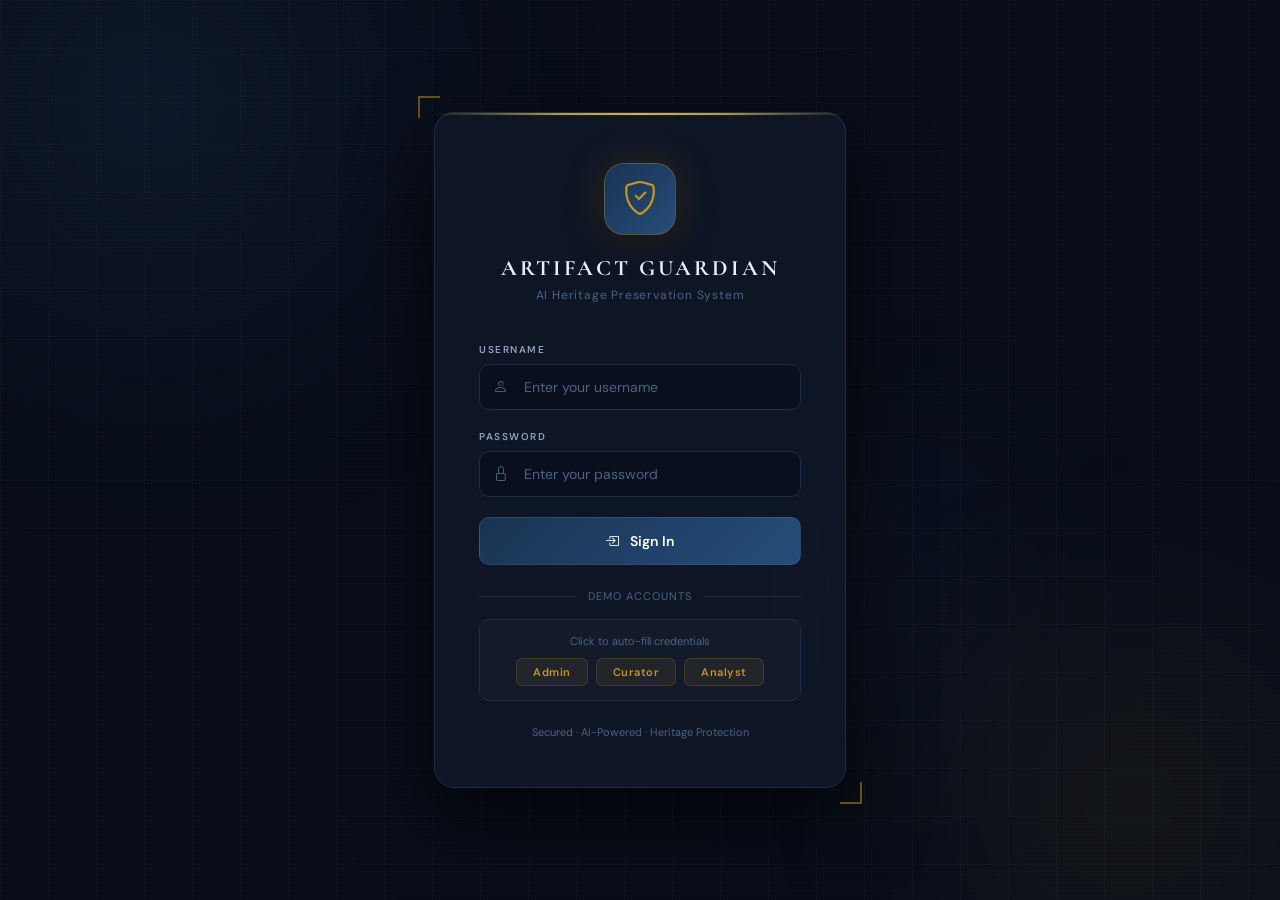
<file: frontend/templates/login.html>
<!DOCTYPE html>
<html lang="en">
<head>
<meta charset="UTF-8"/>
<meta name="viewport" content="width=device-width,initial-scale=1.0"/>
<title>Artifact Guardian — Login</title>
<link href="https://fonts.googleapis.com/css2?family=Cormorant+Garamond:wght@400;500;600;700&family=DM+Sans:opsz,wght@9..40,300;9..40,400;9..40,500;9..40,600&display=swap" rel="stylesheet"/>
<link href="https://cdn.jsdelivr.net/npm/bootstrap-icons@1.11.3/font/bootstrap-icons.min.css" rel="stylesheet"/>
<style>
*{box-sizing:border-box;margin:0;padding:0}

:root{
  --bg:#090e1a;
  --card:#101828;
  --border:#1c2e44;
  --border-l:#253d58;
  --text:#eaf0f8;
  --text2:#8fa3be;
  --muted:#4a6480;
  --accent:#c9951a;
  --accent-l:#e8af2a;
  --primary:#1a3352;
  --primary-l:#254d7a;
  --red:#e03535;
}

body{
  background:var(--bg);color:var(--text);
  font-family:'DM Sans',sans-serif;
  min-height:100vh;
  display:flex;align-items:center;justify-content:center;
  overflow:hidden;position:relative;
}

/* Background layers */
.bg-layer{position:fixed;inset:0;pointer-events:none;z-index:0}

/* Grid texture */
.bg-grid{
  position:fixed;inset:0;
  background-image:
    linear-gradient(rgba(255,255,255,.025) 1px, transparent 1px),
    linear-gradient(90deg, rgba(255,255,255,.025) 1px, transparent 1px);
  background-size:48px 48px;
  pointer-events:none;z-index:0;
}

/* Glowing orbs */
.orb{position:fixed;border-radius:50%;filter:blur(100px);pointer-events:none}
.orb-1{width:600px;height:600px;
  background:radial-gradient(circle,rgba(26,51,82,.45),transparent 70%);
  top:-200px;left:-150px;z-index:0}
.orb-2{width:500px;height:500px;
  background:radial-gradient(circle,rgba(201,149,26,.1),transparent 70%);
  bottom:-150px;right:-100px;z-index:0}
.orb-3{width:300px;height:300px;
  background:radial-gradient(circle,rgba(37,77,122,.2),transparent 70%);
  top:50%;right:20%;z-index:0}

/* Floating particles */
@keyframes rise{
  0%{transform:translateY(0) scale(1);opacity:0}
  10%{opacity:.7}
  90%{opacity:.2}
  100%{transform:translateY(-100vh) scale(.5);opacity:0}
}
.particle{position:fixed;border-radius:50%;pointer-events:none;z-index:0}

/* Scanline overlay */
.scanlines{
  position:fixed;inset:0;
  background:repeating-linear-gradient(
    0deg,transparent,transparent 2px,rgba(0,0,0,.03) 2px,rgba(0,0,0,.03) 4px
  );
  pointer-events:none;z-index:0;
}

/* ── Main layout ── */
.login-wrap{
  position:relative;z-index:1;
  width:100%;max-width:460px;
  padding:24px;
}

/* Corner decorations */
.login-wrap::before,.login-wrap::after{
  content:'';position:absolute;
  width:20px;height:20px;border-color:var(--accent);border-style:solid;
  opacity:.5;pointer-events:none;
}
.login-wrap::before{top:8px;left:8px;border-width:2px 0 0 2px}
.login-wrap::after{bottom:8px;right:8px;border-width:0 2px 2px 0}

.login-card{
  background:rgba(16,24,40,.9);
  border:1px solid var(--border);
  border-radius:20px;
  padding:48px 44px;
  backdrop-filter:blur(24px);
  -webkit-backdrop-filter:blur(24px);
  box-shadow:0 32px 80px rgba(0,0,0,.7),
             inset 0 1px 0 rgba(255,255,255,.06);
}

/* Gold top accent */
.login-card::before{
  content:'';display:block;height:2px;
  background:linear-gradient(90deg, transparent, var(--accent) 30%, var(--accent-l) 50%, var(--accent) 70%, transparent);
  margin:-48px -44px 48px;border-radius:20px 20px 0 0;
}

/* ── Brand ── */
.brand{text-align:center;margin-bottom:40px}
.shield-wrap{
  display:inline-flex;align-items:center;justify-content:center;
  width:72px;height:72px;border-radius:20px;
  background:linear-gradient(135deg,var(--primary),var(--primary-l));
  border:1px solid rgba(201,149,26,.3);
  box-shadow:0 0 40px rgba(201,149,26,.2),0 8px 32px rgba(0,0,0,.5);
  margin-bottom:20px;
}
.shield-wrap i{font-size:34px;color:var(--accent)}
.brand h1{
  font-family:'Cormorant Garamond',serif;
  font-size:22px;font-weight:700;
  color:var(--text);letter-spacing:3px;
  text-transform:uppercase;margin-bottom:6px;
}
.brand p{color:var(--muted);font-size:12px;letter-spacing:.8px}

/* ── Form ── */
.form-group{margin-bottom:20px}
.form-group label{
  display:block;font-size:10px;
  text-transform:uppercase;letter-spacing:1.5px;
  color:var(--text2);font-weight:600;margin-bottom:8px;
}
.input-wrap{position:relative}
.input-icon{
  position:absolute;left:14px;top:50%;transform:translateY(-50%);
  color:var(--muted);font-size:15px;transition:color .2s;
}
.input-wrap:focus-within .input-icon{color:var(--accent)}
.input-wrap input{
  width:100%;
  background:rgba(9,14,26,.7);
  border:1px solid var(--border);
  color:var(--text);
  padding:13px 14px 13px 44px;
  border-radius:10px;font-size:14px;
  transition:all .22s;font-family:'DM Sans',sans-serif;
}
.input-wrap input:focus{
  border-color:var(--accent);
  box-shadow:0 0 0 3px rgba(201,149,26,.12);
  background:rgba(9,14,26,.9);
}
.input-wrap input::placeholder{color:var(--muted)}

.btn-login{
  width:100%;
  background:linear-gradient(135deg,var(--primary),var(--primary-l));
  color:#fff;border:1px solid rgba(255,255,255,.08);
  padding:14px;border-radius:10px;
  font-size:14px;font-weight:600;
  cursor:pointer;letter-spacing:.3px;
  transition:all .22s;margin-top:10px;
  font-family:'DM Sans',sans-serif;
  display:flex;align-items:center;justify-content:center;gap:10px;
  position:relative;overflow:hidden;
}
.btn-login::before{
  content:'';position:absolute;inset:0;
  background:linear-gradient(135deg,rgba(255,255,255,.1),transparent);
  opacity:0;transition:opacity .22s;
}
.btn-login:hover::before{opacity:1}
.btn-login:hover{
  transform:translateY(-2px);
  box-shadow:0 8px 28px rgba(26,51,82,.6);
}
.btn-login:disabled{opacity:.55;cursor:not-allowed;transform:none}

/* ── Error ── */
.error-box{
  background:rgba(224,53,53,.1);
  border:1px solid rgba(224,53,53,.25);
  color:#f87171;
  padding:12px 16px;border-radius:10px;
  font-size:13px;margin-bottom:20px;
  display:none;align-items:center;gap:9px;
}

/* ── Divider ── */
.divider{
  display:flex;align-items:center;gap:12px;
  margin:24px 0 16px;color:var(--muted);font-size:11px;
  letter-spacing:1px;text-transform:uppercase;
}
.divider::before,.divider::after{content:'';flex:1;height:1px;background:var(--border)}

/* ── Demo accounts ── */
.demo-box{
  background:rgba(255,255,255,.02);
  border:1px solid var(--border);
  border-radius:10px;padding:14px;text-align:center;
}
.demo-box p{font-size:11px;color:var(--muted);margin-bottom:10px}
.demo-accounts{display:flex;gap:8px;justify-content:center}
.demo-btn{
  background:rgba(201,149,26,.08);
  border:1px solid rgba(201,149,26,.2);
  color:var(--accent);
  padding:6px 16px;border-radius:7px;
  font-size:11px;font-weight:600;cursor:pointer;
  transition:all .2s;letter-spacing:.5px;
  font-family:'DM Sans',sans-serif;
}
.demo-btn:hover{background:rgba(201,149,26,.18);border-color:var(--accent)}

/* ── Footer ── */
.login-footer{
  text-align:center;margin-top:24px;
  font-size:11px;color:var(--muted);
}
</style>
</head>
<body>

<div class="bg-grid"></div>
<div class="orb orb-1"></div>
<div class="orb orb-2"></div>
<div class="orb orb-3"></div>
<div class="scanlines"></div>
<div id="particleContainer"></div>

<div class="login-wrap">
  <div class="login-card">

    <div class="brand">
      <div class="shield-wrap">
        <i class="bi bi-shield-check"></i>
      </div>
      <h1>Artifact Guardian</h1>
      <p>AI Heritage Preservation System</p>
    </div>

    <div class="error-box" id="errBox">
      <i class="bi bi-exclamation-circle"></i>
      <span id="errMsg">Invalid credentials</span>
    </div>

    <div class="form-group">
      <label>Username</label>
      <div class="input-wrap">
        <i class="bi bi-person input-icon"></i>
        <input type="text" id="username" placeholder="Enter your username" autocomplete="username"/>
      </div>
    </div>

    <div class="form-group">
      <label>Password</label>
      <div class="input-wrap">
        <i class="bi bi-lock input-icon"></i>
        <input type="password" id="password" placeholder="Enter your password" autocomplete="current-password"/>
      </div>
    </div>

    <button class="btn-login" id="loginBtn" onclick="doLogin()">
      <i class="bi bi-box-arrow-in-right"></i> Sign In
    </button>

    <div class="divider">Demo Accounts</div>

    <div class="demo-box">
      <p>Click to auto-fill credentials</p>
      <div class="demo-accounts">
        <button class="demo-btn" onclick="fillDemo('admin','admin123')">Admin</button>
        <button class="demo-btn" onclick="fillDemo('curator','curator123')">Curator</button>
        <button class="demo-btn" onclick="fillDemo('analyst','analyst123')">Analyst</button>
      </div>
    </div>

    <div class="login-footer">
      Secured · AI-Powered · Heritage Protection
    </div>

  </div>
</div>

<script>
function fillDemo(u,p){
  document.getElementById('username').value=u;
  document.getElementById('password').value=p;
  document.getElementById('errBox').style.display='none';
}

async function doLogin(){
  const btn=document.getElementById('loginBtn');
  const u=document.getElementById('username').value.trim();
  const p=document.getElementById('password').value;
  if(!u||!p){showErr('Please enter username and password.');return;}
  btn.disabled=true;
  btn.innerHTML='<span style="width:16px;height:16px;border:2px solid rgba(255,255,255,.3);border-top-color:#fff;border-radius:50%;display:inline-block;animation:spin .7s linear infinite"></span> Signing in…';
  document.getElementById('errBox').style.display='none';
  try{
    const r=await fetch('/api/auth/login',{
      method:'POST',
      headers:{'Content-Type':'application/json'},
      body:JSON.stringify({username:u,password:p}),
      credentials:'include'
    });
    const d=await r.json();
    if(r.ok){window.location.href='/';}
    else showErr(d.error||'Login failed. Please try again.');
  }catch(e){showErr('Connection error. Is the server running?');}
  finally{
    btn.disabled=false;
    btn.innerHTML='<i class="bi bi-box-arrow-in-right"></i> Sign In';
  }
}

function showErr(msg){
  const b=document.getElementById('errBox');
  document.getElementById('errMsg').textContent=msg;
  b.style.display='flex';
}

document.addEventListener('keydown',e=>{if(e.key==='Enter')doLogin();});

// Particles
(function(){
  const c=document.getElementById('particleContainer');
  for(let i=0;i<25;i++){
    const p=document.createElement('div');
    p.className='particle';
    const sz=Math.random()*4+1;
    const hue=Math.random()>.7?'rgba(201,149,26,':'rgba(37,99,235,';
    p.style.cssText=`
      width:${sz}px;height:${sz}px;
      left:${Math.random()*100}%;
      bottom:-10px;
      background:${hue}${Math.random()*.5+.2});
      animation:rise ${Math.random()*20+12}s linear infinite;
      animation-delay:${Math.random()*15}s;
    `;
    c.appendChild(p);
  }
})();
</script>
<style>@keyframes spin{to{transform:rotate(360deg)}}</style>
</body>
</html>
</file>
